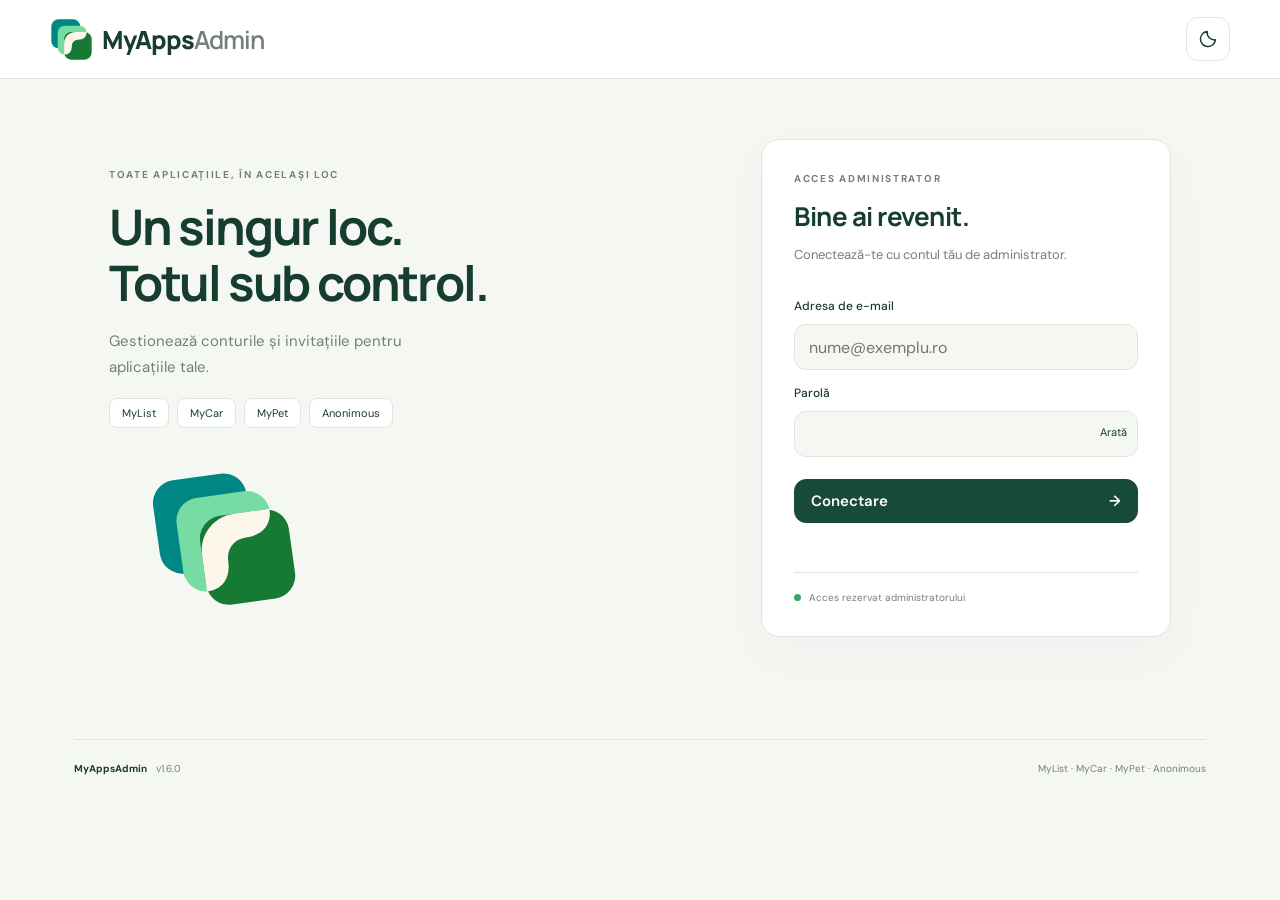
<file: index.html>
<!doctype html><html lang="ro"><head><meta charset="utf-8"><meta name="viewport" content="width=device-width,initial-scale=1,viewport-fit=cover"><meta name="theme-color" content="#f5f7f3"><title>MyAppsAdmin</title><meta name="description" content="Administrare MyList, MyCar, MyPet și Anonimous."><link rel="icon" type="image/svg+xml" href="./icons/app-icon.svg?v=2"><link rel="icon" type="image/png" sizes="32x32" href="./icons/icon-32-v2.png"><link rel="apple-touch-icon" sizes="180x180" href="./icons/icon-180-v2.png"><link rel="manifest" href="./manifest.webmanifest?v=2"><meta name="apple-mobile-web-app-capable" content="yes"><meta name="apple-mobile-web-app-title" content="MyAppsAdmin"><link rel="stylesheet" href="./style.css?v=1.3.1"><script src="./theme.js?v=1.1.4"></script></head><body>
<header><a class="brand" href="./" aria-label="MyAppsAdmin — Acasă"><img src="./brand.svg" alt="" width="44" height="44"><span>MyApps<span class="brand-admin">Admin</span></span></a><div class="header-tools"><button id="theme" type="button" aria-label="Schimbă tema" title="Schimbă tema"><svg class="theme-sun" viewBox="0 0 24 24" fill="none" stroke="currentColor" stroke-width="1.8" stroke-linecap="round" stroke-linejoin="round" aria-hidden="true" focusable="false"><circle cx="12" cy="12" r="4"/><path d="M12 2v2M12 20v2M2 12h2M20 12h2M4.93 4.93l1.42 1.42M17.65 17.65l1.42 1.42M4.93 19.07l1.42-1.42M17.65 6.35l1.42-1.42"/></svg><svg class="theme-moon" viewBox="0 0 24 24" fill="none" stroke="currentColor" stroke-width="1.8" stroke-linecap="round" stroke-linejoin="round" aria-hidden="true" focusable="false"><path d="M20.9 13A9 9 0 0 1 11 3.1 9 9 0 1 0 20.9 13Z"/></svg></button><button id="logout" type="button" aria-label="Deconectare" title="Deconectare" hidden><svg viewBox="0 0 24 24" fill="none" stroke="currentColor" stroke-width="1.8" stroke-linecap="round" stroke-linejoin="round" aria-hidden="true" focusable="false"><path d="M9 21H5a2 2 0 0 1-2-2V5a2 2 0 0 1 2-2h4M16 17l5-5-5-5M21 12H9"/></svg><span class="logout-label">Deconectare</span></button></div></header>
<main><section id="login" class="login-grid"><div class="login-intro"><span class="eyebrow">TOATE APLICAȚIILE, ÎN ACELAȘI LOC</span><h1>Un singur loc.<br>Totul sub control.</h1><p>Gestionează conturile și invitațiile pentru aplicațiile tale.</p><div class="app-chips"><span>MyList</span><span>MyCar</span><span>MyPet</span><span>Anonimous</span></div><div class="login-art" aria-hidden="true"><img src="./brand.svg" alt=""></div></div><section class="panel login-card"><span class="eyebrow">ACCES ADMINISTRATOR</span><h2>Bine ai revenit.</h2><p>Conectează-te cu contul tău de administrator.</p><form id="loginForm"><label for="email">Adresa de e-mail</label><input id="email" type="email" autocomplete="username" required placeholder="nume@exemplu.ro"><label for="password">Parolă</label><div class="password-field"><input id="password" type="password" autocomplete="current-password" required><button type="button" id="showPassword" aria-label="Arată parola" aria-pressed="false">Arată</button></div><button class="primary" id="loginButton">Conectare <span aria-hidden="true">→</span></button></form><p id="loginStatus" class="notice" role="status" aria-live="polite"></p><div class="secure-note"><span class="status-dot"></span> Acces rezervat administratorului</div></section></section>
<section id="dashboard" hidden><div class="page-heading"><div><span class="eyebrow">SPAȚIUL TĂU DE ADMINISTRARE</span><h1>Privire de ansamblu</h1><p id="intro">Alege aplicația pe care vrei să o gestionezi.</p></div><div class="account-chip"><span class="avatar">A</span><div><strong>Administrator</strong><span id="accountEmail"></span></div><span class="status-dot"></span></div></div>
<nav class="app-selector" aria-label="Alege aplicația"><button type="button" data-app="mylist" aria-pressed="true"><span class="app-symbol" aria-hidden="true"><svg viewBox="0 0 24 24" fill="none" stroke="currentColor" stroke-width="1.8" stroke-linecap="round" stroke-linejoin="round" aria-hidden="true" focusable="false"><rect x="5" y="4" width="14" height="17" rx="2"/><path d="M9 4V2h6v2M9 10h6M9 14h6M9 18h3"/></svg></span><span class="app-copy"><strong>MyList</strong><small>Cumpărături în familie</small><small data-app-version>Versiune în curs de verificare…</small></span></button><button type="button" data-app="mycar" aria-pressed="false"><span class="app-symbol" aria-hidden="true"><svg viewBox="0 0 24 24" fill="none" stroke="currentColor" stroke-width="1.8" stroke-linecap="round" stroke-linejoin="round" aria-hidden="true" focusable="false"><path d="m5 8 2-5h10l2 5M3 11l2-3h14l2 3v7H3zM6 18v3m12-3v3M7 13h.01M17 13h.01"/></svg></span><span class="app-copy"><strong>MyCar</strong><small>Mașini și scadențe</small><small data-app-version>Versiune în curs de verificare…</small></span></button><button type="button" data-app="mypet" aria-pressed="false"><span class="app-symbol" aria-hidden="true"><svg viewBox="0 0 24 24" fill="currentColor" aria-hidden="true" focusable="false"><ellipse cx="5" cy="9" rx="2.2" ry="3" transform="rotate(-25 5 9)"/><ellipse cx="10" cy="5.5" rx="2.2" ry="3" transform="rotate(-8 10 5.5)"/><ellipse cx="15.5" cy="5.7" rx="2.2" ry="3" transform="rotate(12 15.5 5.7)"/><ellipse cx="20" cy="10" rx="2.1" ry="2.9" transform="rotate(28 20 10)"/><path d="M7.3 14.4c1.5-1.4 2.1-4 4.7-4s3.2 2.6 4.7 4c1.3 1.2 2.3 2 2.3 3.7 0 2-1.5 3.1-3.5 2.8-1.5-.2-2.1-.9-3.5-.9s-2 .7-3.5.9C6.5 21.2 5 20.1 5 18.1c0-1.7 1-2.5 2.3-3.7Z"/></svg></span><span class="app-copy"><strong>MyPet</strong><small>Carnete de sănătate</small><small data-app-version>Versiune în curs de verificare…</small></span></button><button type="button" data-app="anonymous" aria-pressed="false"><span class="app-symbol" aria-hidden="true"><svg viewBox="0 0 24 24" fill="none" stroke="currentColor" stroke-width="1.8" stroke-linecap="round" stroke-linejoin="round" aria-hidden="true" focusable="false"><circle cx="5" cy="6" r="3"/><circle cx="5" cy="18" r="3"/><path d="m8 8 13 12M8 16 21 4M10 12l-2-2"/></svg></span><span class="app-copy"><strong>Anonimous</strong><small>Agenda frizerilor</small><small data-app-version>Versiune în curs de verificare…</small></span></button></nav>
<div id="loadStatus" class="load-status" role="status" aria-live="polite"></div><button id="retry" hidden>Reîncearcă</button>
<div id="appContent" hidden><div class="section-top"><div><h2 id="appTitle">MyList</h2><span class="subtle" id="lastUpdated"></span></div><a id="openApp" class="text-link" target="_blank" rel="noopener">Deschide aplicația →</a></div><div id="metrics" class="metrics"></div>
<section class="panel invite-panel"><div><span class="eyebrow">EXTINDE ACCESUL</span><h2 id="inviteTitle">Invită un administrator de familie</h2><p id="inviteDescription">Persoana invitată își creează familia și poate invita încă 3 membri.</p></div><form id="inviteForm"><label class="sr-only" for="inviteEmail">Adresa de e-mail pentru invitație</label><input id="inviteEmail" type="email" autocomplete="email" required maxlength="254" placeholder="Adresa de e-mail"><button class="primary" id="sendInvite">Trimite invitația <span aria-hidden="true">→</span></button></form></section>
<section class="panel records-panel"><div class="records-header"><nav class="tabs" id="tabs" aria-label="Secțiuni de administrare"></nav><label class="search"><span aria-hidden="true">⌕</span><input id="search" type="search" placeholder="Caută un cont…" aria-label="Caută după alias sau e-mail"></label></div><div id="rows" class="rows"></div></section><p class="app-note" id="appNote"></p></div></section>
<footer><span class="footer-brand">MyAppsAdmin <span>v1.6.0</span></span><span>MyList · MyCar · MyPet · Anonimous</span></footer></main>
<dialog id="confirmDialog" aria-labelledby="confirmTitle"><form id="confirmForm"><span class="eyebrow">CONFIRMARE</span><h2 id="confirmTitle"></h2><p id="confirmDescription"></p><div id="confirmTarget" class="confirm-target"></div><label class="check-label"><input id="confirmCheck" type="checkbox" required><span id="confirmLabel">Confirm această acțiune.</span></label><p id="confirmStatus" role="status"></p><div class="dialog-buttons"><button type="button" id="cancelConfirm">Renunță</button><button class="danger" id="confirmSubmit">Confirmă</button></div></form></dialog><div id="toast" class="toast" role="status" aria-live="polite" hidden></div><script src="./vendor/supabase.js"></script><script src="./app.js?v=1.2.2"></script><script src="./pull-refresh.js?v=1.1.3"></script></body></html>
</file>
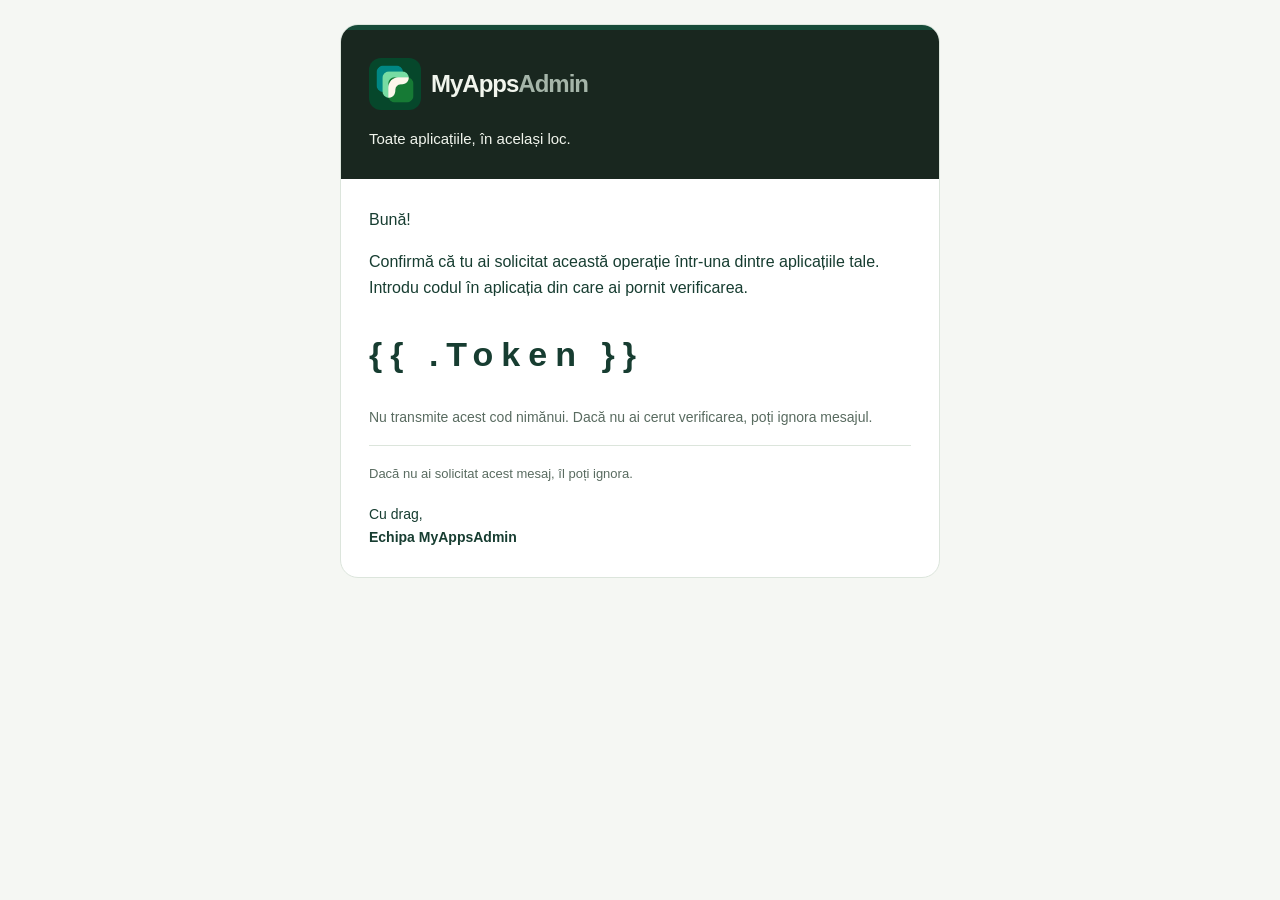
<file: supabase/email-templates/reauthentication.html>
<!doctype html><html lang="ro"><head><meta charset="utf-8"><meta name="viewport" content="width=device-width,initial-scale=1"><meta name="color-scheme" content="light dark"><meta name="supported-color-schemes" content="light dark"><title>Cod de verificare – MyAppsAdmin</title><style>.copy{overflow-wrap:anywhere}@media only screen and (max-width:480px){.pad{padding:24px 20px!important}.logo{max-width:100%!important;height:auto!important}}@media(prefers-color-scheme:dark){.page{background-color:#101b16!important}.card{background-color:#19271f!important}.copy{color:#f1f5ed!important}.muted{color:#a5b5a9!important}.link{color:#a5e4be!important}}</style></head><body class="page" style="margin:0;padding:0;background-color:#f5f7f3;font-family:Arial,Helvetica,sans-serif"><table role="presentation" width="100%" cellspacing="0" cellpadding="0" border="0"><tr><td align="center" style="padding:24px 12px"><!--[if mso]><table role="presentation" width="600"><tr><td><![endif]--><table role="presentation" class="card" width="100%" cellspacing="0" cellpadding="0" border="0" style="max-width:600px;background-color:#ffffff;border:1px solid #dce5dc;border-radius:18px;overflow:hidden"><tr><td height="5" style="height:5px;background-color:#174b38;font-size:1px;line-height:1px">&nbsp;</td></tr><tr><td class="pad" bgcolor="#19271f" style="padding:28px;background-color:#19271f;color:#f1f5ed"><table role="presentation" cellspacing="0" cellpadding="0" border="0" style="margin:0 0 18px"><tr><td width="52"><img src="https://anzosafe-oss.github.io/myappsadmin/email-assets/myappsadmin-v1.png" width="52" height="52" alt="Icon MyAppsAdmin" style="display:block;border:0;border-radius:12px"></td><td width="10"></td><td style="font-size:24px;font-weight:bold;color:#f1f5ed;letter-spacing:-1px">MyApps<span style="color:#a5b5a9">Admin</span></td></tr></table><p style="margin:8px 0 0;color:#f1f5ed;font-size:15px;line-height:1.5">Toate aplicațiile, în același loc.</p></td></tr><tr><td class="pad copy" style="padding:28px;color:#173d31;font-size:16px;line-height:1.65"><p style="margin:0 0 16px">Bună!</p><p style="margin:0 0 24px">Confirmă că tu ai solicitat această operație într-una dintre aplicațiile tale. Introdu codul în aplicația din care ai pornit verificarea.</p><p class="copy" style="font-size:34px;letter-spacing:8px;font-weight:bold;margin:12px 0 24px">{{ .Token }}</p><p class="muted" style="margin:22px 0 16px;color:#596b60;font-size:14px;line-height:1.65">Nu transmite acest cod nimănui. Dacă nu ai cerut verificarea, poți ignora mesajul.</p><p class="muted" style="margin:0;border-top:1px solid #dce5dc;padding-top:18px;color:#596b60;font-size:13px;line-height:1.6">Dacă nu ai solicitat acest mesaj, îl poți ignora.</p><p style="margin:18px 0 0;font-size:14px">Cu drag,<br><strong>Echipa MyAppsAdmin</strong></p></td></tr></table><!--[if mso]></td></tr></table><![endif]--></td></tr></table></body></html>
</file>
<file: style.css>
@import url('https://fonts.googleapis.com/css2?family=DM+Sans:wght@400;500;600;700&family=Manrope:wght@500;600;700;800&display=swap');
:root{--bg:#f5f7f3;--surface:#fff;--text:#173d31;--muted:#728077;--line:#e0e6de;--accent:#174b38;--on-accent:#fff;--soft:#edf3ec;--mint:#b6edcf;--danger:#9e4038;--shadow:0 16px 48px #173d3108;color-scheme:light}html[data-theme=dark]{--bg:#101b16;--surface:#19271f;--text:#f1f5ed;--muted:#a5b5a9;--line:#304237;--accent:#a5e4be;--on-accent:#173d31;--soft:#263b2e;--mint:#a5e4be;--danger:#ffb7ac;--shadow:0 16px 48px #0001;color-scheme:dark}*{box-sizing:border-box}html{scroll-behavior:smooth}body{margin:0;background:var(--bg);color:var(--text);font:15px 'DM Sans',sans-serif;-webkit-text-size-adjust:100%}h1,h2,h3,.brand,.metric strong{font-family:Manrope,'DM Sans',sans-serif}button,input,select{font:inherit}button,a{touch-action:manipulation}button{cursor:pointer}button:disabled{opacity:.5;cursor:wait}button,a.button{border:1px solid var(--line);border-radius:12px;padding:11px 16px;background:var(--surface);color:var(--text);text-decoration:none}button.primary{background:var(--accent);color:var(--on-accent);border-color:var(--accent);font-weight:600}button.primary span{margin-left:18px}button.danger{color:var(--danger);background:transparent}button:hover:not(:disabled){filter:brightness(.96)}input,select{min-height:46px;border:1px solid var(--line);border-radius:12px;padding:11px 14px;background:var(--surface);color:var(--text);font-size:16px}input{width:100%;min-width:0}input:focus,select:focus,button:focus-visible,a:focus-visible{outline:3px solid #55ac81;outline-offset:3px}header{position:sticky;top:0;z-index:4;border-bottom:1px solid var(--line);background:var(--surface);padding:17px max(24px,calc((100vw - 1180px)/2));display:flex;align-items:center;justify-content:space-between;gap:16px}.brand{display:flex;align-items:center;gap:9px;color:var(--text);text-decoration:none;letter-spacing:-1px;font-size:25px;font-weight:800;white-space:nowrap}.brand img{display:block;width:43px;height:43px}.brand-admin{font-weight:600;color:var(--muted)}.header-tools{display:flex;align-items:center;gap:10px}.header-tools select{width:98px;font-size:13px;min-height:40px;background:var(--bg)}.header-tools button{font-size:13px}main{max-width:1180px;margin:auto;padding:40px 24px 24px}h1{font-size:34px;letter-spacing:-1.2px;line-height:1.2;margin:9px 0 12px}h2{font-size:21px;letter-spacing:-.5px;line-height:1.35;margin:0 0 10px}h3{font-size:16px;margin:0}p{color:var(--muted);line-height:1.7;margin:0 0 18px}.eyebrow{display:block;font-size:10px;letter-spacing:1.7px;font-weight:700;color:var(--muted)}.page-heading{display:flex;align-items:center;justify-content:space-between;gap:24px;margin-bottom:32px}.page-heading p{margin:0}.account-chip{display:flex;align-items:center;gap:12px;font-size:12px;max-width:340px}.account-chip strong,.account-chip #accountEmail{display:block}.account-chip #accountEmail{color:var(--muted);margin-top:5px;overflow-wrap:anywhere}.account-chip>div{min-width:0}.status-dot{width:7px;height:7px;background:#39a66c;border-radius:50%;flex:none;display:inline-block}.avatar{width:39px;height:39px;flex:none;border-radius:50%;display:grid;place-items:center;background:var(--soft);font-weight:700}.app-selector{display:grid;grid-template-columns:repeat(4,minmax(0,1fr));gap:14px;margin-bottom:26px}.app-selector>button{display:flex;align-items:center;gap:13px;text-align:left;padding:20px;border-radius:18px;min-width:0}.app-selector>button[aria-pressed=true]{border-color:var(--accent);box-shadow:inset 0 0 0 1px var(--accent);background:var(--soft)}.app-symbol{display:grid;place-items:center;background:var(--soft);width:43px;height:43px;border-radius:13px;font-size:25px;flex:none}.app-selector strong{display:block;font-size:17px}.app-selector small{display:block;color:var(--muted);font-size:12px;margin-top:5px}.selected-mark{margin-left:auto;align-self:flex-start;opacity:0}.app-selector>button[aria-pressed=true] .selected-mark{opacity:1}.section-top{display:flex;justify-content:space-between;align-items:center;margin-top:32px;margin-bottom:18px}.section-top h2{margin:0 0 4px}.text-link{color:var(--text);font-size:12px;text-decoration:none}.subtle{color:var(--muted);font-size:11px}.metrics{display:grid;grid-template-columns:repeat(4,minmax(0,1fr));gap:14px;margin:18px 0 26px}.metric,.panel{border:1px solid var(--line);border-radius:18px;background:var(--surface);box-shadow:var(--shadow)}.metric{padding:22px;position:relative;overflow:hidden}.metric strong{font-size:34px;line-height:1;display:block;letter-spacing:-1px;margin-bottom:13px}.metric span{color:var(--muted);font-size:12px}.metric:first-child{background:var(--accent);color:var(--on-accent);border-color:var(--accent)}.metric:first-child span{color:inherit;opacity:.75}.metric-number-mark{position:absolute;right:18px;top:18px;font-size:12px;opacity:.35}.invite-panel{display:flex;align-items:center;justify-content:space-between;gap:32px;padding:26px;margin-bottom:26px}.invite-panel .eyebrow{margin-bottom:9px}.invite-panel h2{font-size:18px}.invite-panel p{font-size:12px;margin:0;max-width:390px}.invite-panel form{display:flex;align-items:center;gap:10px;flex:1;max-width:480px}.invite-panel input{background:var(--bg);min-width:100px}.invite-panel button{white-space:nowrap;font-size:13px;min-height:46px}.records-panel{padding:0 22px 10px}.records-header{display:flex;justify-content:space-between;align-items:center;gap:20px;padding:18px 0;border-bottom:1px solid var(--line)}.tabs{display:flex;gap:5px;overflow:auto}.tabs button{font-size:12px;white-space:nowrap;background:transparent;border:0;border-radius:9px;padding:10px 12px}.tabs button[aria-selected=true]{background:var(--soft);font-weight:700}.search{display:flex;align-items:center;gap:8px;max-width:230px;color:var(--muted)}.search input{font-size:12px;padding:8px 0;border:0;background:transparent;min-height:36px}.search>span{font-size:25px}.row{display:flex;align-items:center;gap:14px;padding:20px 0;border-bottom:1px solid var(--line);min-width:0}.row:last-child{border-bottom:0}.row-info{flex:1;min-width:0}.row-info strong,.row-info small{display:block;overflow-wrap:anywhere}.row-info strong{font-size:13px}.row-info small{font-size:11px;color:var(--muted);margin-top:5px;line-height:1.6}.row-actions{display:flex;flex-wrap:wrap;gap:7px}.row-actions button{font-size:11px;padding:8px 11px}.pill{border-radius:7px;padding:6px 9px;background:var(--soft);font-size:10px;white-space:nowrap}.pill.active{color:#237848;background:#e5f4e9}.pill.pending{color:#866927;background:#f8f1dd}.pill.revoked,.pill.failed{color:var(--danger);background:var(--soft)}html[data-theme=dark] .pill.active{background:#244d35;color:#b0ebc5}html[data-theme=dark] .pill.pending{background:#4a4024;color:#f1d694}.quota{min-width:145px;font-size:12px}.quota b{display:block}.quota small{display:block;color:var(--muted);margin-top:5px;font-size:10px}.quota progress{width:100%;height:6px;accent-color:var(--accent)}.empty{display:flex;flex-direction:column;align-items:center;gap:8px;color:var(--muted);padding:48px 20px;text-align:center;font-size:12px}.empty strong{color:var(--text);font-size:15px}.empty-icon{font-size:26px;color:var(--muted);margin-bottom:4px}.app-note{text-align:center;font-size:11px;margin-top:18px}.load-status{color:var(--muted);font-size:13px}.load-status:empty{display:none}.load-status.error{color:var(--danger);border:1px solid var(--line);padding:20px;border-radius:12px}.login-grid{display:grid;grid-template-columns:1fr 410px;gap:90px;min-height:570px;align-items:center;padding:20px 35px 60px}.login-intro h1{font-size:49px;letter-spacing:-2.2px;line-height:1.15;margin:18px 0}.login-intro p{max-width:320px;font-size:15px}.app-chips{display:flex;gap:8px}.app-chips span{background:var(--surface);border:1px solid var(--line);padding:7px 12px;border-radius:8px;font-size:11px}.login-art{margin:40px 0 0 45px;width:160px;height:140px;transform:rotate(-8deg)}.login-art img{width:140px;height:140px}.login-card{padding:32px}.login-card h2{font-size:26px;margin-top:14px}.login-card>p{font-size:13px}.login-card form{display:grid;gap:10px;margin-top:27px}.login-card label{font-size:12px;font-weight:500;margin-top:5px}.login-card input{background:var(--bg)}.login-card .primary{margin-top:12px;display:flex;justify-content:space-between}.password-field{position:relative}.password-field input{padding-right:67px}.password-field button{position:absolute;right:3px;top:3px;border:0;padding:11px 8px;background:transparent;font-size:11px}.notice{font-size:12px;min-height:23px;margin:14px 0 0;overflow-wrap:anywhere}.secure-note{font-size:10px;color:var(--muted);display:flex;align-items:center;gap:8px;border-top:1px solid var(--line);padding-top:18px;margin-top:12px}footer{display:flex;justify-content:space-between;align-items:center;gap:20px;border-top:1px solid var(--line);margin-top:42px;padding:22px 0 6px;color:var(--muted);font-size:10px}.footer-brand{font-weight:700;color:var(--text)}.footer-brand span{font-weight:400;margin-left:7px;color:var(--muted)}dialog{background:var(--surface);color:var(--text);border:1px solid var(--line);border-radius:20px;padding:28px;width:calc(100% - 32px);max-width:470px}dialog h2{margin-top:14px}dialog p{font-size:13px}dialog::backdrop{background:#07160bb3;backdrop-filter:blur(5px)}.confirm-target{padding:15px;border-radius:10px;background:var(--soft);font-size:13px;overflow-wrap:anywhere;margin:18px 0}.check-label{display:flex;gap:10px;font-size:12px;align-items:center}.check-label input{width:18px;min-height:18px;flex:none}.dialog-buttons{display:flex;justify-content:flex-end;gap:10px;margin-top:22px}.toast{position:fixed;bottom:25px;left:50%;transform:translateX(-50%);max-width:calc(100vw - 32px);padding:14px 20px;border-radius:14px;background:var(--accent);color:var(--on-accent);z-index:8;box-shadow:0 8px 30px #0003;font-size:13px}.sr-only{position:absolute;width:1px;height:1px;padding:0;margin:-1px;overflow:hidden;clip:rect(0,0,0,0);white-space:nowrap;border:0}[hidden]{display:none!important}
@media(max-width:980px){.login-grid{gap:40px;padding:20px 0 45px;grid-template-columns:1fr 380px}.login-intro h1{font-size:40px}.invite-panel{display:block}.invite-panel form{max-width:none;margin-top:20px}.records-header{flex-wrap:wrap;gap:8px}.search{max-width:none;width:100%}}@media(max-width:650px){header{padding:13px 16px;gap:10px}.brand{font-size:20px;letter-spacing:-.8px;gap:6px}.brand img{width:34px;height:34px}.header-tools{gap:6px}.header-tools select{width:73px;min-height:36px;padding:6px;font-size:11px}.header-tools #logout{width:44px;height:44px;min-height:44px;padding:0}.header-tools #logout .logout-label{display:none}.login-grid{display:flex;flex-direction:column;align-items:stretch;gap:30px;min-height:0;padding:6px 0 20px}.login-intro h1{font-size:37px;letter-spacing:-1.5px}.login-intro p{margin-bottom:18px}.login-art{display:none}.login-card{padding:25px}.login-intro .eyebrow{font-size:9px}.page-heading{display:block;margin-bottom:24px}.page-heading h1{font-size:28px}.account-chip{margin-top:20px}.app-selector{gap:8px}.app-selector>button{padding:12px 8px;display:block;position:relative;border-radius:14px}.app-symbol{width:31px;height:31px;font-size:20px;margin-bottom:10px;border-radius:9px}.app-selector strong{font-size:15px}.app-selector small{display:none}.selected-mark{position:absolute;right:10px;top:12px}.metrics{grid-template-columns:repeat(2,minmax(0,1fr));gap:10px;margin-bottom:18px}.metric{padding:18px}.metric strong{font-size:29px}.metric span{font-size:11px}main{padding:25px 16px 18px}.invite-panel{padding:22px 18px;margin-bottom:18px}.invite-panel form{display:grid;grid-template-columns:1fr}.invite-panel button{width:100%;display:flex;justify-content:space-between}.records-panel{padding:0 15px 5px}.tabs{max-width:100%}.tabs button{font-size:11px;padding:10px}.row{flex-wrap:wrap;padding:17px 0;gap:10px}.row-info{flex:1 1 140px}.row-actions{width:100%;justify-content:flex-end}.quota{width:100%;padding-top:10px}.row>.avatar{display:none}.row>.pill{margin-left:auto}.section-top{margin-top:24px}.app-note{line-height:1.6}footer{font-size:9px;gap:8px;margin-top:30px}.eyebrow{font-size:9px}dialog{padding:23px}}
@media(prefers-reduced-motion:reduce){html{scroll-behavior:auto}}

.preview-banner{display:flex;align-items:center;justify-content:space-between;gap:15px;padding:12px 16px;border:1px solid var(--line);border-radius:12px;background:var(--soft);font-size:11px;color:var(--muted);margin-bottom:26px}.preview-banner strong{color:var(--text)}.demo-button{width:100%;margin-top:18px}@media(max-width:650px){.preview-banner{display:block;line-height:1.7}.preview-banner span{display:block}}

.app-symbol svg{display:block;width:25px;height:25px;flex:none}@media(max-width:650px){.app-symbol svg{width:21px;height:21px}}

#logout{display:inline-flex;align-items:center;justify-content:center;gap:8px;min-height:44px}#logout svg{display:block;width:20px;height:20px;flex:none;pointer-events:none}

/* Stationary header and native-gesture suppression for mobile pull refresh. */
:root{--admin-header-height:calc(78px + env(safe-area-inset-top,0px))}
html{overscroll-behavior-y:none;scroll-padding-top:calc(var(--admin-header-height) + 12px)}
body{padding-top:var(--admin-header-height);overscroll-behavior-y:none}
header{position:fixed;top:0;left:0;right:0;padding-top:calc(17px + env(safe-area-inset-top,0px))}
.pull-refresh-indicator{position:fixed;top:calc(var(--admin-header-height) + 10px);left:50%;transform:translateX(-50%);z-index:5;display:flex;align-items:center;justify-content:center;gap:9px;max-width:calc(100vw - 32px);padding:11px 16px;border:1px solid var(--line);border-radius:24px;background:var(--surface);color:var(--text);box-shadow:0 5px 20px #0002;pointer-events:none;font-size:12px;white-space:nowrap}
.pull-refresh-indicator svg{width:20px;height:20px;flex:none}
.pull-refresh-indicator[data-state=ready]{border-color:var(--accent)}
.pull-refresh-indicator[data-state=loading] svg{animation:admin-refresh-spin .8s linear infinite}
@keyframes admin-refresh-spin{to{transform:rotate(360deg)}}
@media(max-width:650px){:root{--admin-header-height:calc(70px + env(safe-area-inset-top,0px))}header{padding-top:calc(13px + env(safe-area-inset-top,0px))}}
@media(prefers-reduced-motion:reduce){.pull-refresh-indicator[data-state=loading] svg{animation:none}}

/* Theme action: show the destination theme with consistent SVG icons. */
.header-tools #theme{display:inline-flex;align-items:center;justify-content:center;width:44px;height:44px;min-height:44px;padding:0;flex:none}
#theme svg{display:block;width:20px;height:20px;pointer-events:none}
#theme .theme-sun{display:none}
html[data-theme=dark] #theme .theme-sun{display:block}
html[data-theme=dark] #theme .theme-moon{display:none}

.app-chips{flex-wrap:wrap}@media(max-width:650px){.app-selector{grid-template-columns:repeat(2,minmax(0,1fr))}}

/* Application navigation: four equal cards, then two columns, then a compact phone layout. */
.app-selector{grid-template-columns:repeat(4,minmax(0,1fr));gap:12px}
.app-selector>button{display:flex;align-items:center;gap:12px;padding:18px 16px;min-height:100px;text-align:left;position:relative}
.app-selector .app-symbol{width:40px;height:40px;margin:0;border-radius:12px;font-size:22px}
.app-selector .app-symbol svg{width:24px;height:24px}
.app-selector .app-copy{display:block;min-width:0;flex:1}
.app-selector strong{font-size:1rem;line-height:1.3;overflow-wrap:anywhere}
.app-selector small{display:block;font-size:.8125rem;line-height:1.4;margin-top:5px}
.app-selector>button:focus-visible{outline-offset:4px}
@media(max-width:1099px){.app-selector{grid-template-columns:repeat(2,minmax(0,1fr))}}
@media(max-width:539px){
 .app-selector{gap:10px}
 .app-selector>button{flex-direction:column;align-items:flex-start;justify-content:flex-start;gap:10px;padding:14px;min-height:142px;border-radius:14px}
 .app-selector .app-symbol{width:34px;height:34px;border-radius:10px}
 .app-selector .app-symbol svg{width:21px;height:21px}
 .app-selector .app-copy{flex:initial;width:100%}
 .app-selector strong{font-size:1rem}
 .app-selector small{font-size:.8125rem;line-height:1.4}
}
@media(max-width:299px){.app-selector{grid-template-columns:minmax(0,1fr)}}
</file>
